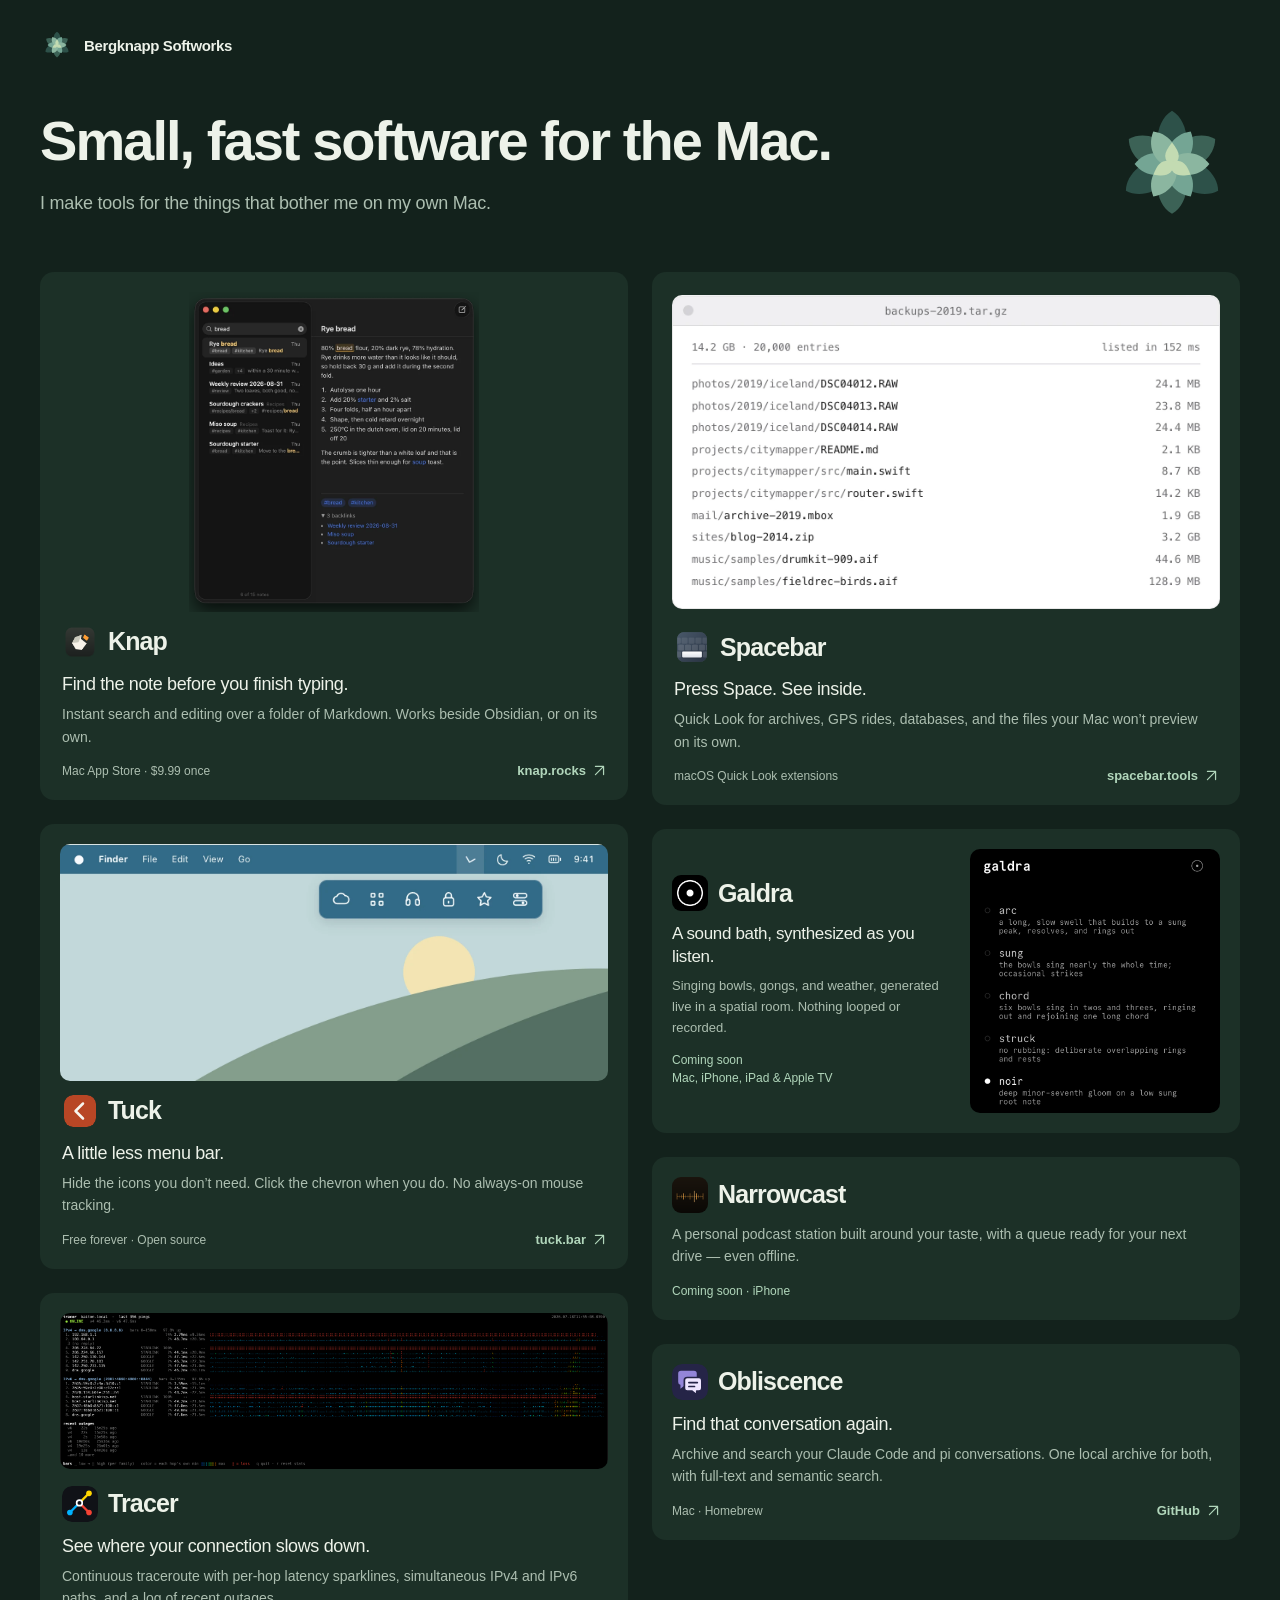
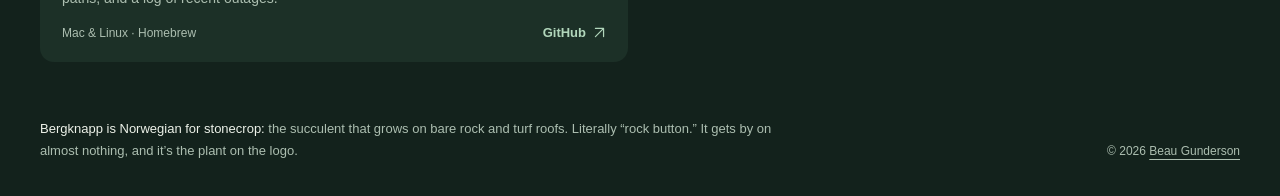
<file: index.html>
<!doctype html>
<html lang="en">
<head>
<meta charset="utf-8">
<meta name="viewport" content="width=device-width, initial-scale=1">
<meta name="theme-color" content="#13221c" media="(prefers-color-scheme: light)">
<meta name="theme-color" content="#0e1914" media="(prefers-color-scheme: dark)">
<title>Bergknapp Softworks — Small, fast software for the Mac</title>
<meta name="description" content="Small, fast tools made by Beau Gunderson: Knap, Spacebar, Tuck, Tracer, Obliscence, and the upcoming Galdra and Narrowcast.">
<link rel="canonical" href="https://bergknapp.works/">
<link rel="icon" type="image/svg+xml" href="/favicon.svg?v=blue-spruce-1">
<link rel="icon" type="image/png" sizes="256x256" href="/icon-256.png?v=blue-spruce-1">
<link rel="apple-touch-icon" href="/apple-touch-icon.png?v=blue-spruce-1">
<meta property="og:title" content="Bergknapp Softworks">
<meta property="og:description" content="Small, fast tools for the Mac. Made by Beau Gunderson.">
<meta property="og:image" content="https://bergknapp.works/og.png?v=blue-spruce-4">
<meta property="og:image:width" content="1200">
<meta property="og:image:height" content="630">
<meta property="og:image:alt" content="Bergknapp Softworks. Small, fast software for the Mac, beside a blue-green stonecrop rosette.">
<meta property="og:url" content="https://bergknapp.works/">
<meta property="og:type" content="website">
<meta name="twitter:card" content="summary_large_image">
<style>
:root {
  color-scheme: dark;
  --paper: #13221c;
  --panel: #1c3027;
  --ink: #edf2e9;
  --muted: #acbeb0;
  --accent: #b1d6bb;
  --outer-a: #2d5149;
  --outer-b: #3c6256;
  --middle-a: #74a594;
  --middle-b: #8bb6a0;
  --heart: #c3dbb2;
}
@media (prefers-color-scheme: dark) {
  :root {
    --paper: #0e1914;
    --panel: #192b23;
    --ink: #ecf0e7;
    --muted: #adbdb1;
    --accent: #b1d6bb;
    --outer-a: #406e60;
    --outer-b: #50816e;
    --middle-a: #94c4ac;
    --middle-b: #a9d0b8;
    --heart: #dbe8c3;
  }
}
</style>
<link rel="stylesheet" href="/styles.css">
</head>
<body>
<a class="skip" href="#main">Skip to content</a>
<svg width="0" height="0" style="position:absolute" aria-hidden="true">
  <defs>
    <!-- top-down stonecrop, Blue spruce palette: one brightness range per ring -->
    <symbol id="rosette" viewBox="0 0 120 120">
      <path fill="var(--outer-a)" transform="translate(60 60) rotate(0)" d="M0 4 C-17 -5 -17 -37 0 -47 C17 -37 17 -5 0 4Z"/>
      <path fill="var(--outer-b)" transform="translate(60 60) rotate(60)" d="M0 4 C-17 -5 -17 -34 0 -44 C17 -34 17 -5 0 4Z"/>
      <path fill="var(--outer-a)" transform="translate(60 60) rotate(120)" d="M0 4 C-17 -5 -17 -37 0 -47 C17 -37 17 -5 0 4Z"/>
      <path fill="var(--outer-b)" transform="translate(60 60) rotate(180)" d="M0 4 C-17 -5 -17 -34 0 -44 C17 -34 17 -5 0 4Z"/>
      <path fill="var(--outer-a)" transform="translate(60 60) rotate(240)" d="M0 4 C-17 -5 -17 -37 0 -47 C17 -37 17 -5 0 4Z"/>
      <path fill="var(--outer-b)" transform="translate(60 60) rotate(300)" d="M0 4 C-17 -5 -17 -34 0 -44 C17 -34 17 -5 0 4Z"/>
      <path fill="var(--middle-a)" transform="translate(60 60) rotate(30)" d="M0 4 C-13 -5 -13 -23 0 -33 C13 -23 13 -5 0 4Z"/>
      <path fill="var(--middle-b)" transform="translate(60 60) rotate(90)" d="M0 4 C-13 -5 -13 -23 0 -33 C13 -23 13 -5 0 4Z"/>
      <path fill="var(--middle-a)" transform="translate(60 60) rotate(150)" d="M0 4 C-13 -5 -13 -23 0 -33 C13 -23 13 -5 0 4Z"/>
      <path fill="var(--middle-b)" transform="translate(60 60) rotate(210)" d="M0 4 C-13 -5 -13 -23 0 -33 C13 -23 13 -5 0 4Z"/>
      <path fill="var(--middle-a)" transform="translate(60 60) rotate(270)" d="M0 4 C-13 -5 -13 -23 0 -33 C13 -23 13 -5 0 4Z"/>
      <path fill="var(--middle-b)" transform="translate(60 60) rotate(330)" d="M0 4 C-13 -5 -13 -23 0 -33 C13 -23 13 -5 0 4Z"/>
      <path fill="var(--heart)" transform="translate(60 60) rotate(0)" d="M0 4 C-8 -5 -8 -9 0 -19 C8 -9 8 -5 0 4Z"/>
      <path fill="var(--heart)" transform="translate(60 60) rotate(120)" d="M0 4 C-8 -5 -8 -9 0 -19 C8 -9 8 -5 0 4Z"/>
      <path fill="var(--heart)" transform="translate(60 60) rotate(240)" d="M0 4 C-8 -5 -8 -9 0 -19 C8 -9 8 -5 0 4Z"/>
    </symbol>
    <symbol id="arrow" viewBox="0 0 16 16">
      <path d="M3 13 13 3M3 3h10v10" fill="none" stroke="currentColor" stroke-width="1.5" stroke-linecap="round" stroke-linejoin="round"/>
    </symbol>
  </defs>
</svg>
<div class="wrap">
  <header class="masthead">
    <a class="brand" href="/" aria-label="Bergknapp Softworks home"><svg aria-hidden="true"><use href="#rosette"/></svg><span>Bergknapp Softworks</span></a>
  </header>
  <main id="main">
    <section class="hero" aria-labelledby="headline">
      <div>
        <h1 id="headline">Small, fast software for the Mac.</h1>
        <p class="intro">I make tools for the things that bother me on my own Mac.</p>
      </div>
      <figure class="hero-art"><svg role="img" aria-label="A blue-green stonecrop rosette seen from above"><use href="#rosette"/></svg></figure>
    </section>
    <section class="apps" id="apps" aria-label="Apps">
      <div class="grid">
        <div class="app-column">
        <a class="app knap" href="https://knap.rocks" aria-labelledby="knap-name knap-visit">
          <div class="app-info">
            <div class="app-heading"><img src="/assets/knap-icon.png" width="36" height="36" alt=""><h2 id="knap-name">Knap</h2></div>
            <p class="app-line">Find the note before you finish typing.</p>
            <p class="app-description">Instant search and editing over a folder of Markdown. Works beside Obsidian, or on its own.</p>
            <div class="app-footer"><p class="app-meta">Mac App Store · $9.99 once</p><span class="visit" id="knap-visit"><span>knap.rocks</span><svg aria-hidden="true"><use href="#arrow"/></svg></span></div>
          </div>
          <figure class="app-visual">
            <picture>
              <source media="(max-width: 650px)" srcset="/assets/knap-window-narrow.webp" width="796" height="880">
              <img src="/assets/knap-window.webp" width="1328" height="876" fetchpriority="high" alt="Knap searching for bread, with matching notes beside a Rye bread note and its backlinks.">
            </picture>
          </figure>
        </a>
        <a class="app tuck" href="https://tuck.bar" aria-labelledby="tuck-name tuck-visit">
          <div class="app-info">
            <div class="app-heading"><img class="tuck-icon" src="/assets/tuck-icon.svg" width="32" height="32" alt="" loading="lazy"><h2 id="tuck-name">Tuck</h2></div>
            <p class="app-line">A little less menu bar.</p>
            <p class="app-description">Hide the icons you don’t need. Click the chevron when you do. No always-on mouse tracking.</p>
            <div class="app-footer"><p class="app-meta">Free forever · Open source</p><span class="visit" id="tuck-visit"><span>tuck.bar</span><svg aria-hidden="true"><use href="#arrow"/></svg></span></div>
          </div>
          <figure class="app-visual">
            <img src="/assets/tuck-demo.webp" width="1440" height="622" alt="Tuck’s illustrated demo with hidden menu bar icons revealed in a tray beneath the chevron." loading="lazy" decoding="async">
          </figure>
        </a>
        <a class="app tracer" href="https://github.com/beaugunderson/tracer" aria-labelledby="tracer-name tracer-visit">
          <div class="app-info">
            <div class="app-heading"><img src="/assets/tracer-icon.svg" width="36" height="36" alt="" loading="lazy"><h2 id="tracer-name">Tracer</h2></div>
            <p class="app-line">See where your connection slows down.</p>
            <p class="app-description">Continuous traceroute with per-hop latency sparklines, simultaneous IPv4 and IPv6 paths, and a log of recent outages.</p>
            <div class="app-footer"><p class="app-meta">Mac &amp; Linux · Homebrew</p><span class="visit" id="tracer-visit"><span>GitHub</span><svg aria-hidden="true"><use href="#arrow"/></svg></span></div>
          </div>
          <figure class="app-visual">
            <img src="/assets/tracer.webp" width="3456" height="982" alt="Tracer monitoring dns.google over IPv4 and IPv6, with per-hop latency sparklines, packet loss, and a recent-outages log." loading="lazy" decoding="async">
          </figure>
        </a>
        </div>
        <div class="app-column">
        <a class="app spacebar" href="https://spacebar.tools" aria-labelledby="spacebar-name spacebar-visit">
          <div class="app-info">
            <div class="app-heading"><img src="/assets/spacebar-icon.png" width="36" height="36" alt="" loading="lazy"><h2 id="spacebar-name">Spacebar</h2></div>
            <p class="app-line">Press Space. See inside.</p>
            <p class="app-description">Quick Look for archives, GPS rides, databases, and the files your Mac won’t preview on its own.</p>
            <div class="app-footer"><p class="app-meta">macOS Quick Look extensions</p><span class="visit" id="spacebar-visit"><span>spacebar.tools</span><svg aria-hidden="true"><use href="#arrow"/></svg></span></div>
          </div>
          <figure class="app-visual">
            <img src="/assets/spacebar-demo.webp" width="1280" height="734" alt="Spacebar’s website demo showing a list of files inside a compressed archive." loading="lazy" decoding="async">
          </figure>
        </a>
        <article class="app upcoming galdra" aria-labelledby="galdra-name">
          <div class="app-info">
            <div class="app-heading"><img src="/assets/galdra-icon.png" width="36" height="36" alt="" loading="lazy"><h2 id="galdra-name">Galdra</h2></div>
            <p class="app-line">A sound bath, synthesized as you listen.</p>
            <p class="app-description">Singing bowls, gongs, and weather, generated live in a spatial room. Nothing looped or recorded.</p>
            <div class="app-footer"><p class="app-meta">Coming soon<br>Mac, iPhone, iPad &amp; Apple TV</p></div>
          </div>
          <figure class="app-visual">
            <img src="/assets/galdra-choices.webp" width="832" height="878" alt="Galdra’s main session picker: arc, sung, chord, struck, and noir, each with a description of how the sound bath unfolds." loading="lazy" decoding="async">
          </figure>
        </article>
        <article class="app upcoming narrowcast" aria-labelledby="narrowcast-name">
          <div class="app-info">
            <div class="app-heading"><img src="/assets/narrowcast-icon.png" width="36" height="36" alt="" loading="lazy"><h2 id="narrowcast-name">Narrowcast</h2></div>
            <p class="app-description">A personal podcast station built around your taste, with a queue ready for your next drive — even offline.</p>
            <div class="app-footer"><p class="app-meta">Coming soon · iPhone</p></div>
          </div>
        </article>
        <a class="app obliscence" href="https://github.com/beaugunderson/obliscence" aria-labelledby="obliscence-name obliscence-visit">
          <div class="app-info">
            <div class="app-heading"><img src="/assets/obliscence-icon.svg" width="36" height="36" alt="" loading="lazy"><h2 id="obliscence-name">Obliscence</h2></div>
            <p class="app-line">Find that conversation again.</p>
            <p class="app-description">Archive and search your Claude Code and pi conversations. One local archive for both, with full-text and semantic search.</p>
            <div class="app-footer"><p class="app-meta">Mac · Homebrew</p><span class="visit" id="obliscence-visit"><span>GitHub</span><svg aria-hidden="true"><use href="#arrow"/></svg></span></div>
          </div>
        </a>
        </div>
      </div>
    </section>
  </main>
  <footer>
    <div class="about-copy"><p><strong>Bergknapp is Norwegian for stonecrop:</strong> the succulent that grows on bare rock and turf roofs. Literally “rock button.” It gets by on almost nothing, and it’s the plant on the logo.</p></div>
    <p class="copyright">© 2026 <a href="https://beaugunderson.com">Beau Gunderson</a></p>
  </footer>
</div>
</body>
</html>
</file>
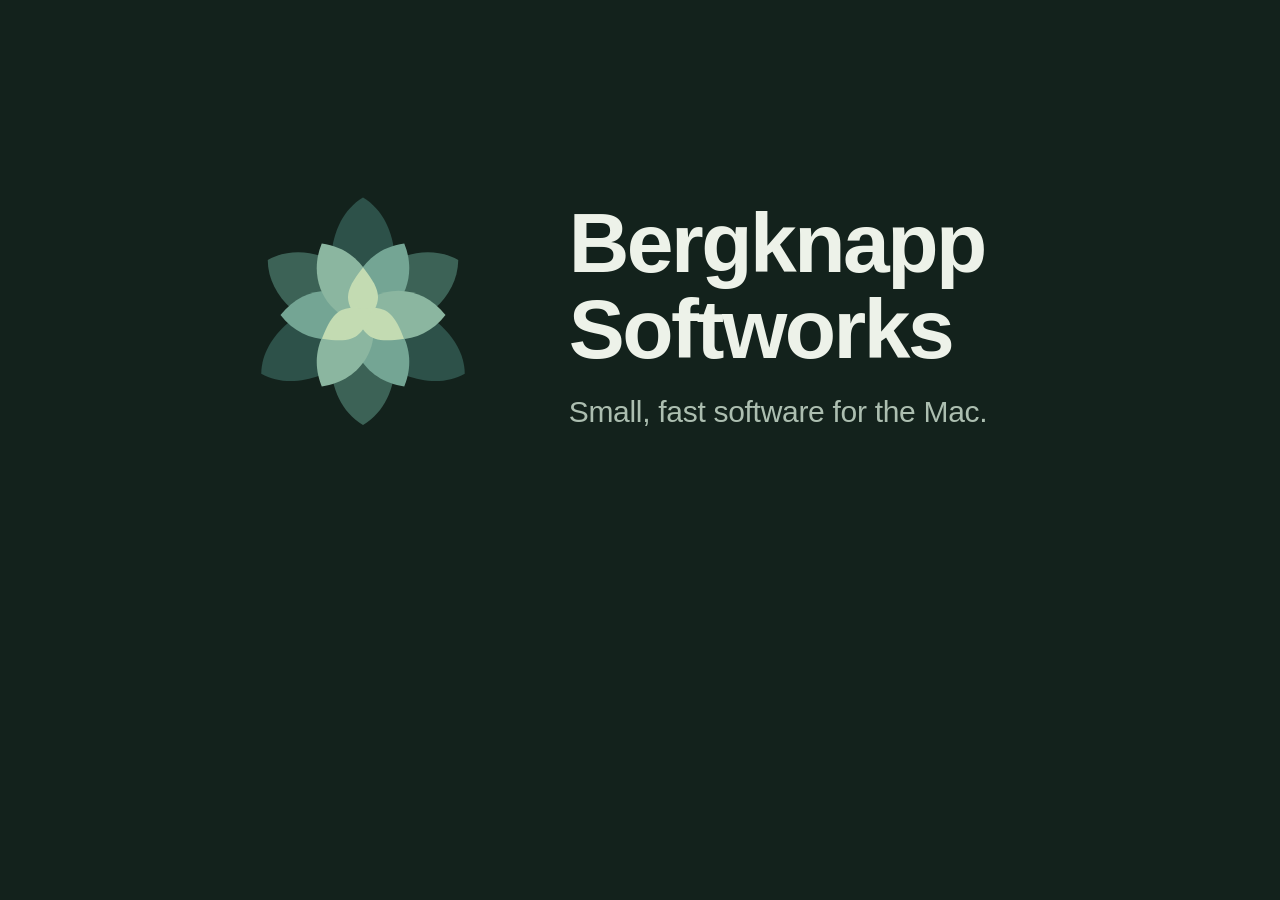
<file: og.html>
<!doctype html>
<html lang="en"><head><meta charset="utf-8"><title>Bergknapp Softworks — Social card</title><link rel="icon" href="data:,">
<style>
body { margin: 0; width: 1200px; height: 630px; background: #13221c; color: #edf2e9; font-family: -apple-system, BlinkMacSystemFont, "Helvetica Neue", sans-serif; display: flex; align-items: center; justify-content: center; -webkit-font-smoothing: antialiased; }
.box { display: flex; align-items: center; gap: 56px; }
svg { width: 300px; height: 300px; }
h1 { margin: 0; font-size: 84px; font-weight: 700; letter-spacing: -0.03em; line-height: 1.02; }
p { margin: 22px 0 0; font-size: 30px; font-weight: 400; color: #acbeb0; letter-spacing: -0.01em; }
</style></head><body>
<div class="box">
  <svg viewBox="0 0 120 120">
<path fill="#2d5149" transform="translate(60 60) rotate(0)" d="M0 4 C-17 -5 -17 -37 0 -47 C17 -37 17 -5 0 4Z"/>
<path fill="#3c6256" transform="translate(60 60) rotate(60)" d="M0 4 C-17 -5 -17 -34 0 -44 C17 -34 17 -5 0 4Z"/>
<path fill="#2d5149" transform="translate(60 60) rotate(120)" d="M0 4 C-17 -5 -17 -37 0 -47 C17 -37 17 -5 0 4Z"/>
<path fill="#3c6256" transform="translate(60 60) rotate(180)" d="M0 4 C-17 -5 -17 -34 0 -44 C17 -34 17 -5 0 4Z"/>
<path fill="#2d5149" transform="translate(60 60) rotate(240)" d="M0 4 C-17 -5 -17 -37 0 -47 C17 -37 17 -5 0 4Z"/>
<path fill="#3c6256" transform="translate(60 60) rotate(300)" d="M0 4 C-17 -5 -17 -34 0 -44 C17 -34 17 -5 0 4Z"/>
<path fill="#74a594" transform="translate(60 60) rotate(30)" d="M0 4 C-13 -5 -13 -23 0 -33 C13 -23 13 -5 0 4Z"/>
<path fill="#8bb6a0" transform="translate(60 60) rotate(90)" d="M0 4 C-13 -5 -13 -23 0 -33 C13 -23 13 -5 0 4Z"/>
<path fill="#74a594" transform="translate(60 60) rotate(150)" d="M0 4 C-13 -5 -13 -23 0 -33 C13 -23 13 -5 0 4Z"/>
<path fill="#8bb6a0" transform="translate(60 60) rotate(210)" d="M0 4 C-13 -5 -13 -23 0 -33 C13 -23 13 -5 0 4Z"/>
<path fill="#74a594" transform="translate(60 60) rotate(270)" d="M0 4 C-13 -5 -13 -23 0 -33 C13 -23 13 -5 0 4Z"/>
<path fill="#8bb6a0" transform="translate(60 60) rotate(330)" d="M0 4 C-13 -5 -13 -23 0 -33 C13 -23 13 -5 0 4Z"/>
<path fill="#c3dbb2" transform="translate(60 60) rotate(0)" d="M0 4 C-8 -5 -8 -9 0 -19 C8 -9 8 -5 0 4Z"/>
<path fill="#c3dbb2" transform="translate(60 60) rotate(120)" d="M0 4 C-8 -5 -8 -9 0 -19 C8 -9 8 -5 0 4Z"/>
<path fill="#c3dbb2" transform="translate(60 60) rotate(240)" d="M0 4 C-8 -5 -8 -9 0 -19 C8 -9 8 -5 0 4Z"/>
  </svg>
  <div><h1>Bergknapp<br>Softworks</h1><p>Small, fast software for the Mac.</p></div>
</div>
</body></html>
</file>
<file: styles.css>
* { box-sizing: border-box; }
body { margin: 0; background: var(--paper); color: var(--ink); font-family: -apple-system, BlinkMacSystemFont, "Helvetica Neue", sans-serif; -webkit-font-smoothing: antialiased; }
a { color: inherit; text-decoration-thickness: 1px; text-underline-offset: 4px; }
a:hover { color: var(--accent); }
a:focus-visible { outline: 3px solid var(--accent); outline-offset: 6px; border-radius: 4px; }
img, svg { display: block; max-width: 100%; }
.wrap { width: min(1240px, calc(100% - 80px)); margin-inline: auto; }
.skip { position: absolute; top: -80px; left: 24px; background: var(--panel); padding: 12px 18px; z-index: 10; }
.skip:focus { top: 16px; }
.masthead { padding-top: 28px; }
.brand { display: inline-flex; align-items: center; gap: 10px; text-decoration: none; font-size: 15px; font-weight: 650; letter-spacing: -.025em; }
.brand svg { width: 34px; height: 34px; }
.hero { display: grid; grid-template-columns: minmax(0, 1fr) 136px; align-items: center; gap: 32px; padding: 30px 0 40px; }
h1 { margin: 0; font-size: clamp(38px, 4.5vw, 56px); font-weight: 600; line-height: 1.12; letter-spacing: -.035em; text-wrap: balance; }
.intro { font-size: 18px; line-height: 1.6; color: var(--muted); margin: 16px 0 0; letter-spacing: -.012em; }
.hero-art { margin: 0; }
.hero-art svg { width: 136px; height: 136px; }
.grid { display: grid; grid-template-columns: repeat(2, minmax(0, 1fr)); gap: 24px; align-items: start; }
.app-column { display: flex; flex-direction: column; min-width: 0; gap: 24px; }
.app { display: flex; flex-direction: column; min-width: 0; padding: 20px; border-radius: 14px; background: var(--panel); color: var(--ink); text-decoration: none; }
a.app:focus-visible { border-radius: 14px; }
a.app:hover { color: var(--ink); }
.app-info { padding: 17px 2px 0; }
.app-heading { display: flex; align-items: center; gap: 10px; }
.app-heading img { width: 36px; height: 36px; border-radius: 9px; }
.app-heading h2 { margin: 0; font-size: 25px; font-weight: 600; letter-spacing: -.035em; }
.app-heading .tuck-icon { width: 32px; height: 32px; margin: 2px; }
.app-line { font-size: 18px; font-weight: 500; letter-spacing: -.02em; line-height: 1.35; margin: 12px 0 0; }
.app-description { font-size: 14px; line-height: 1.6; color: var(--muted); margin: 7px 0 0; max-width: 540px; }
.app-footer { display: flex; align-items: baseline; justify-content: space-between; flex-wrap: wrap; gap: 8px 16px; margin-top: 14px; }
.app-meta { margin: 0; font-size: 12px; line-height: 1.5; color: var(--muted); }
.visit { display: inline-flex; align-items: center; gap: 7px; font-size: 13px; font-weight: 550; color: var(--accent); }
.visit svg { width: 13px; height: 13px; transition: transform 150ms ease; }
a.app:hover .visit svg { transform: translate(2px, -2px); }
a.app:hover .visit span { text-decoration: underline; text-underline-offset: 4px; }
.app-visual { order: -1; position: relative; margin: 0; height: 320px; display: flex; align-items: center; justify-content: center; }
.app-visual img { width: auto; height: auto; max-width: 100%; max-height: 100%; object-fit: contain; }
.knap .app-visual, .tuck .app-visual { height: auto; padding: 0; }
.knap picture { display: flex; justify-content: center; width: 100%; height: auto; }
.knap picture img { width: auto; height: auto; max-height: 320px; }
.knap .app-info, .tuck .app-info { padding-top: 12px; }
.spacebar .app-visual img { border-radius: 10px; }
.tuck .app-visual img { width: 100%; height: auto; border-radius: 10px; }
.upcoming .app-meta { color: var(--accent); }
.galdra { display: grid; grid-template-columns: minmax(0, 1fr) 250px; gap: 20px; align-items: center; }
.galdra .app-info { padding: 0; }
.galdra .app-line { font-size: 17px; }
.galdra .app-description { font-size: 13px; }
.galdra .app-visual { order: 0; height: auto; padding: 0; }
.galdra .app-visual img { width: 100%; height: auto; border-radius: 10px; }
.galdra .app-footer { margin-top: 12px; }
.narrowcast .app-info { padding: 0; }
.narrowcast .app-description { margin-top: 10px; }
.tracer .app-visual { height: auto; }
.tracer .app-visual img { width: 100%; height: auto; border-radius: 10px; }
.tracer .app-description, .obliscence .app-description { max-width: 75ch; }
.obliscence .app-info { padding: 0; }
footer { display: grid; grid-template-columns: minmax(0, 1fr) auto; align-items: end; gap: 48px; padding: 44px 0 34px; margin-top: 12px; color: var(--muted); }
.about-copy p { max-width: 740px; margin: 0; font-size: 13px; line-height: 1.7; }
.about-copy strong { color: var(--ink); font-weight: 500; }
.copyright { margin: 0; font-size: 12px; line-height: 1.7; white-space: nowrap; }
footer a { text-decoration-color: currentColor; padding-block: 10px; }
@media (max-width: 1100px) {
  .app-visual { height: 280px; }
  .knap picture img { max-height: 280px; }
  .galdra { display: flex; }
  .galdra .app-info { padding: 17px 2px 0; }
  .galdra .app-visual { order: -1; height: 280px; }
  .galdra .app-visual img { width: auto; height: 100%; }
  .galdra .app-line { font-size: 18px; }
  .galdra .app-description { font-size: 14px; }
}
@media (max-width: 900px) {
  .wrap { width: calc(100% - 48px); }
  .hero { grid-template-columns: minmax(0, 1fr) 100px; gap: 24px; padding: 34px 0; }
  .hero-art svg { width: 100px; height: 100px; }
  .app-visual { height: 240px; }
  .knap picture img { max-height: 240px; }
  .galdra .app-visual { height: 240px; }
  footer { gap: 24px; }
}
@media (max-width: 650px) {
  .wrap { width: calc(100% - 36px); }
  .masthead { padding-top: 22px; }
  .brand { font-size: 13px; gap: 7px; }
  .brand svg { width: 30px; height: 30px; }
  .hero { display: block; padding: 30px 0 34px; }
  .hero-art { display: none; }
  h1 { font-size: clamp(36px, 8vw, 44px); }
  .intro { font-size: 16px; margin-top: 14px; }
  .grid { grid-template-columns: 1fr; gap: 20px; }
  .app-column { gap: 20px; }
  .app { padding: 18px; }
  .app-visual { height: auto; }
  .app-visual img { width: 100%; height: auto; }
  .knap picture { width: 100%; height: auto; max-width: 430px; }
  .knap picture img { width: 100%; height: auto; max-height: none; }
  .app-info, .galdra .app-info { padding: 13px 0 0; }
  .app-heading h2 { font-size: 24px; }
  .app-line { font-size: 18px; }
  .galdra .app-visual { height: auto; }
  .galdra .app-visual img { width: 100%; height: auto; max-height: 430px; }
  .narrowcast .app-info, .obliscence .app-info { padding: 0; }
  footer { grid-template-columns: 1fr; gap: 17px; padding: 34px 0 26px; margin-top: 0; }
}
@media (prefers-reduced-motion: reduce) {
  .app, .visit svg { transition: none; }
  a.app:hover .visit svg { transform: none; }
}
</file>
